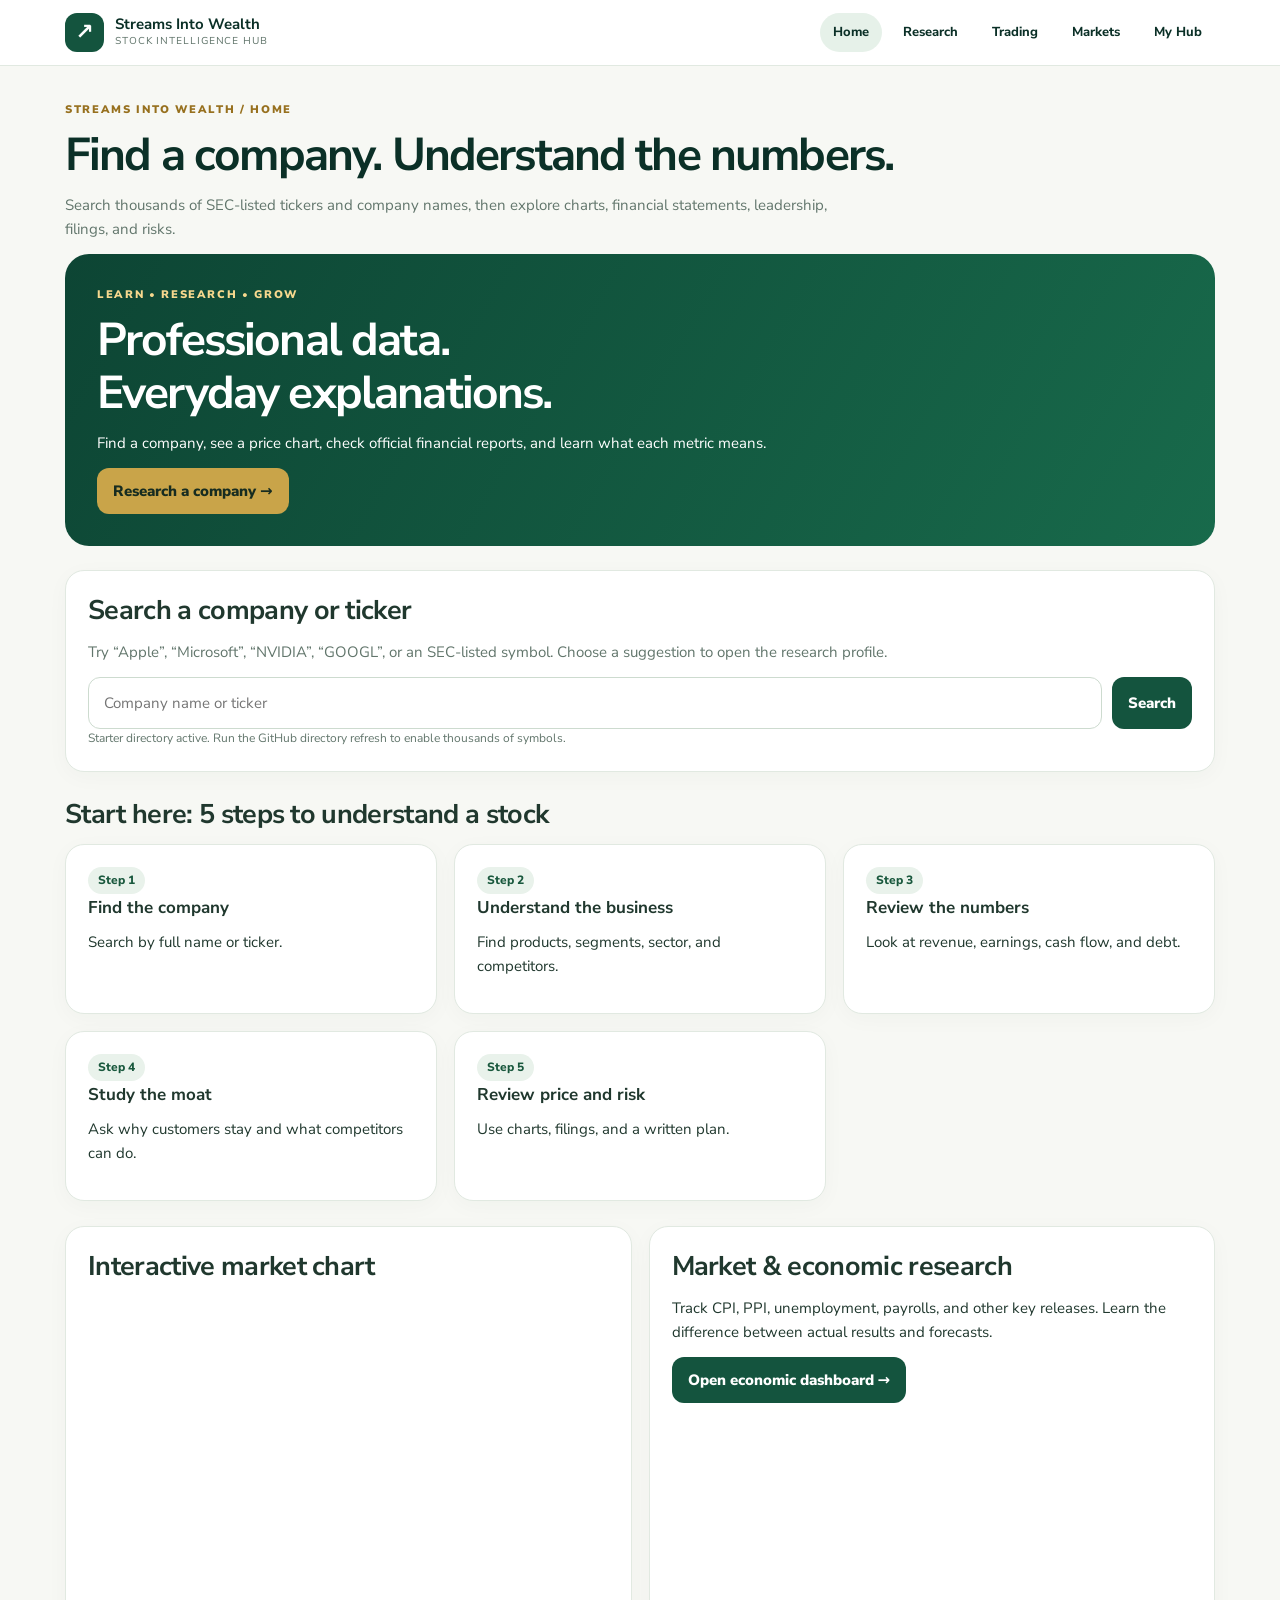
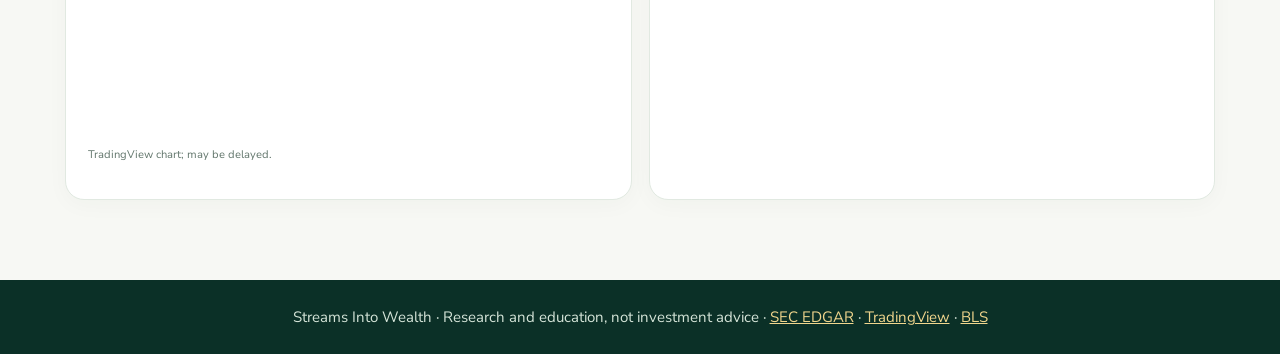
<file: index.html>
<!doctype html><html lang="en"><head><meta charset="utf-8"><meta name="viewport" content="width=device-width,initial-scale=1"><meta name="description" content="Streams Into Wealth: beginner-friendly stock and economic research"><title>Home | Streams Into Wealth</title><link rel="preconnect" href="https://fonts.googleapis.com"><link rel="preconnect" href="https://fonts.gstatic.com" crossorigin><link href="https://fonts.googleapis.com/css2?family=Nunito+Sans:wght@400;600;700;800;900&display=swap" rel="stylesheet"><link rel="stylesheet" href="assets/style.css"></head><body data-page="index"><header class="nav"><div class="navin"><a href="index.html" class="brand"><span class="brandmark">↗</span><span><b>Streams Into Wealth</b><small>STOCK INTELLIGENCE HUB</small></span></a><nav class="links"><a href="index.html" class="active">Home</a><a href="research.html" class="">Research</a><a href="trading.html" class="">Trading</a><a href="markets.html" class="">Markets</a><a href="hub.html" class="">My Hub</a></nav></div></header><main class="wrap"><div class="eyebrow">Streams Into Wealth / Home</div><h1>Find a company. Understand the numbers.</h1><p class="sub">Search thousands of SEC-listed tickers and company names, then explore charts, financial statements, leadership, filings, and risks.</p><div id="page"></div></main><footer class="foot">Streams Into Wealth · Research and education, not investment advice · <a href="https://www.sec.gov/edgar/search/">SEC EDGAR</a> · <a href="https://www.tradingview.com/">TradingView</a> · <a href="https://www.bls.gov/">BLS</a></footer><script type="module" src="https://widgets.tradingview-widget.com/w/en/tv-advanced-chart.js"></script><script src="assets/app.js" defer></script></body></html>
</file>
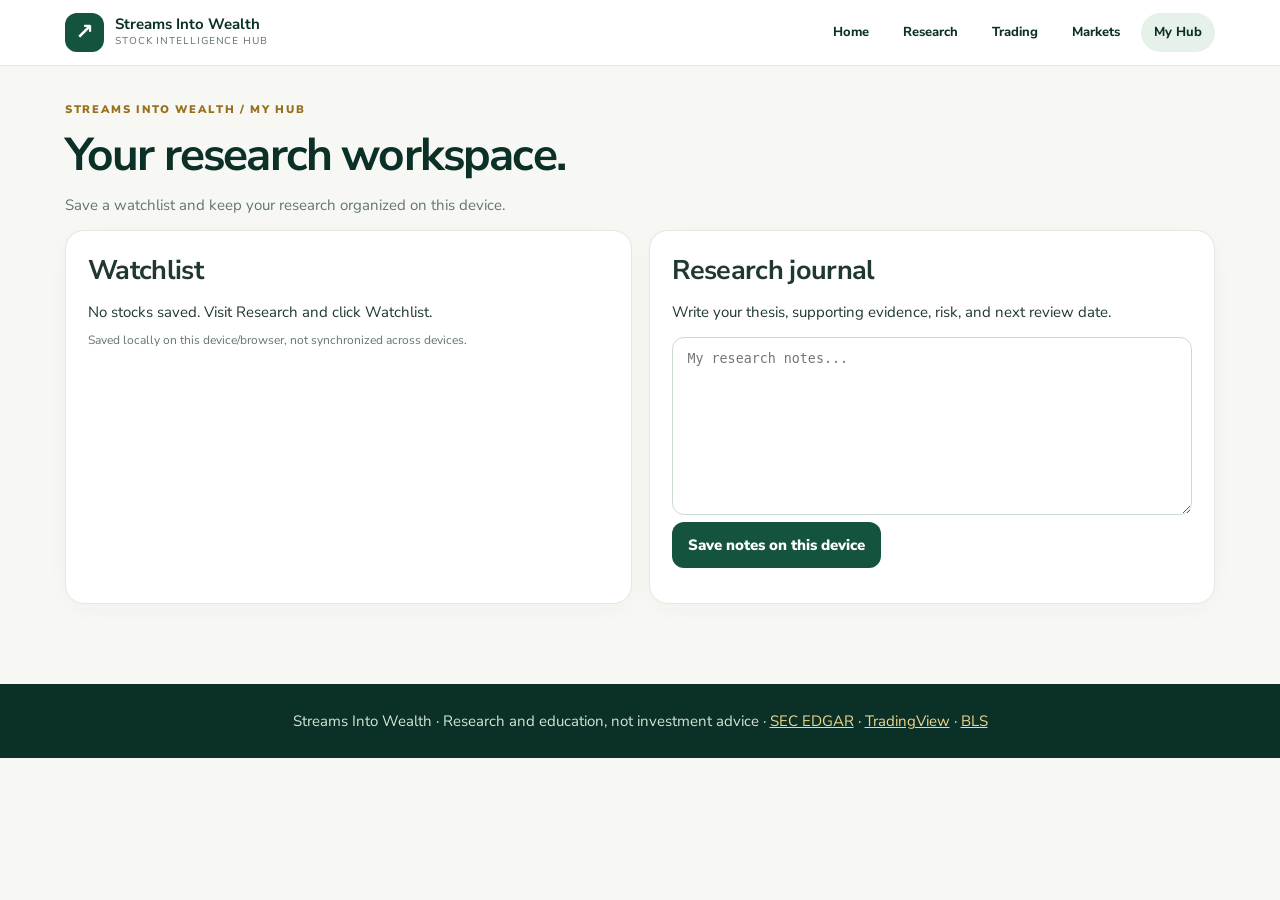
<file: hub.html>
<!doctype html><html lang="en"><head><meta charset="utf-8"><meta name="viewport" content="width=device-width,initial-scale=1"><meta name="description" content="Streams Into Wealth: beginner-friendly stock and economic research"><title>My Hub | Streams Into Wealth</title><link rel="preconnect" href="https://fonts.googleapis.com"><link rel="preconnect" href="https://fonts.gstatic.com" crossorigin><link href="https://fonts.googleapis.com/css2?family=Nunito+Sans:wght@400;600;700;800;900&display=swap" rel="stylesheet"><link rel="stylesheet" href="assets/style.css"></head><body data-page="hub"><header class="nav"><div class="navin"><a href="index.html" class="brand"><span class="brandmark">↗</span><span><b>Streams Into Wealth</b><small>STOCK INTELLIGENCE HUB</small></span></a><nav class="links"><a href="index.html" class="">Home</a><a href="research.html" class="">Research</a><a href="trading.html" class="">Trading</a><a href="markets.html" class="">Markets</a><a href="hub.html" class="active">My Hub</a></nav></div></header><main class="wrap"><div class="eyebrow">Streams Into Wealth / My Hub</div><h1>Your research workspace.</h1><p class="sub">Save a watchlist and keep your research organized on this device.</p><div id="page"></div></main><footer class="foot">Streams Into Wealth · Research and education, not investment advice · <a href="https://www.sec.gov/edgar/search/">SEC EDGAR</a> · <a href="https://www.tradingview.com/">TradingView</a> · <a href="https://www.bls.gov/">BLS</a></footer><script type="module" src="https://widgets.tradingview-widget.com/w/en/tv-advanced-chart.js"></script><script src="assets/app.js" defer></script></body></html>
</file>
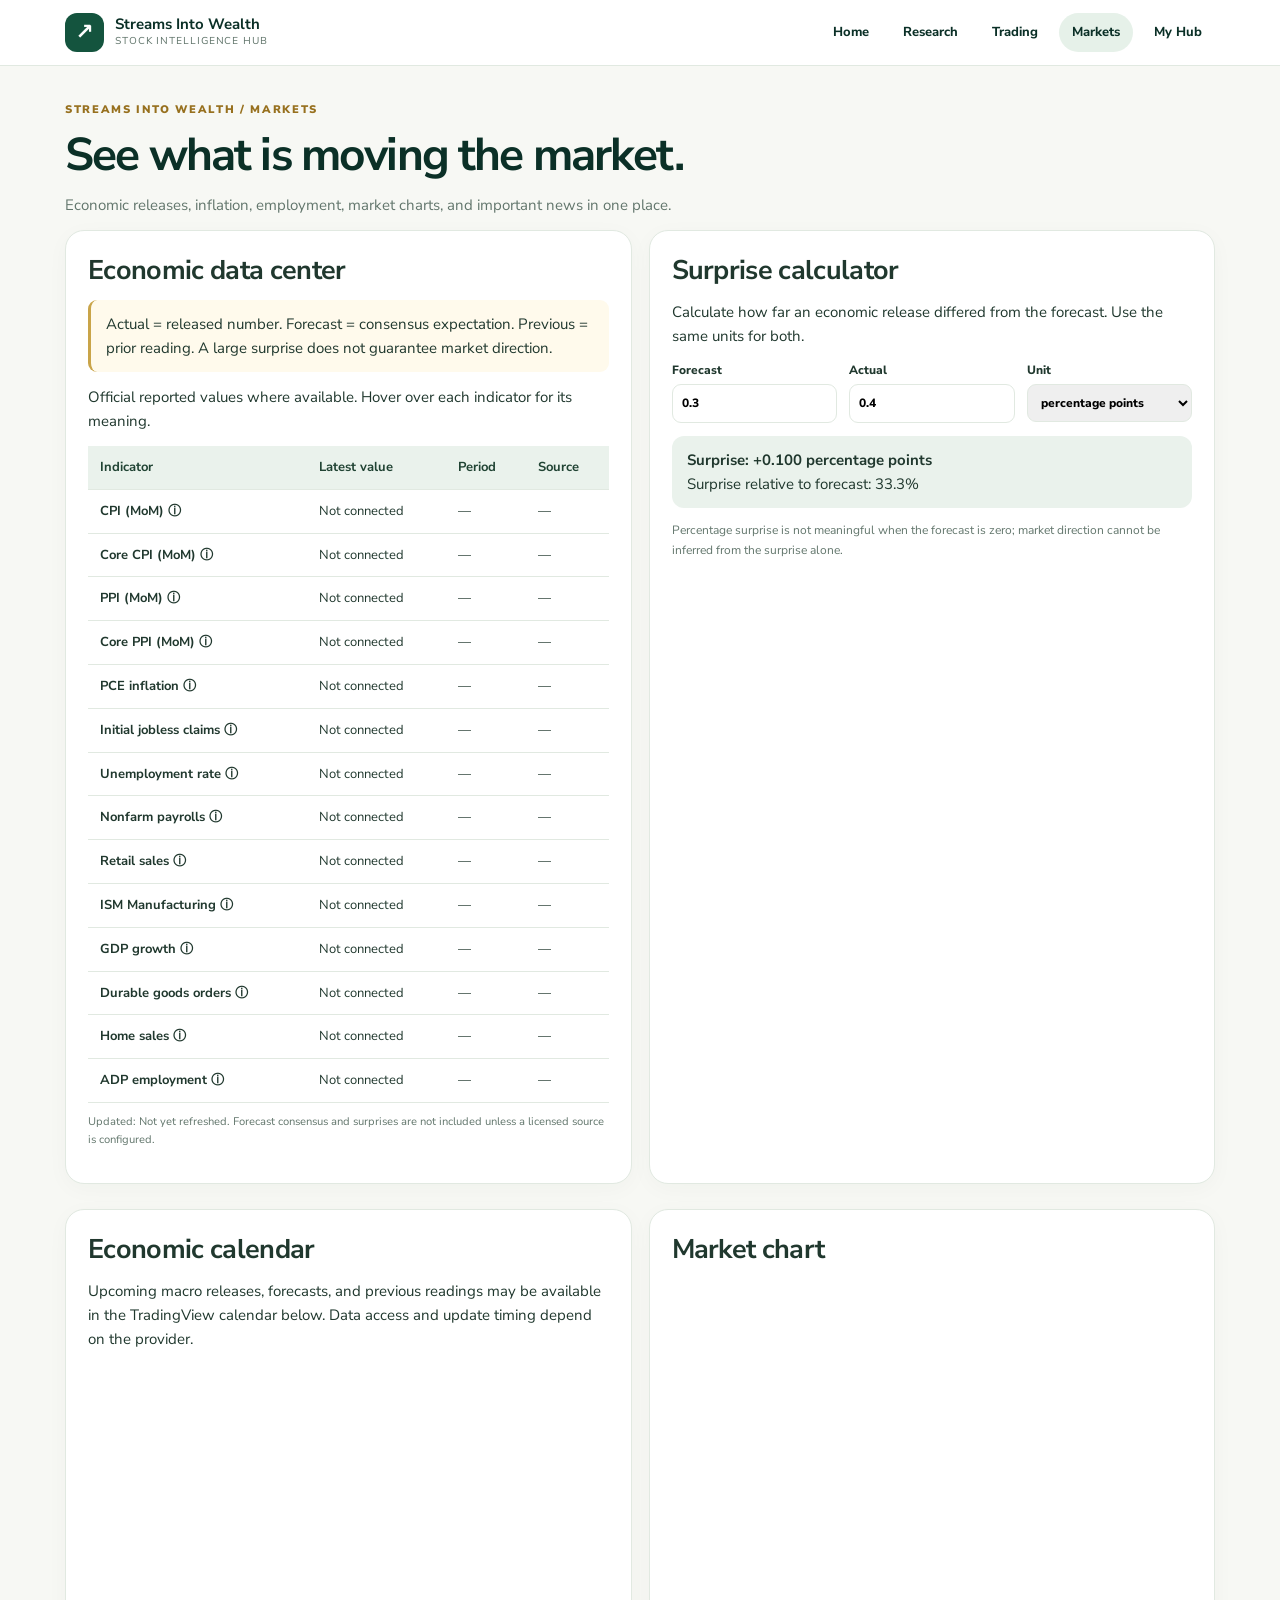
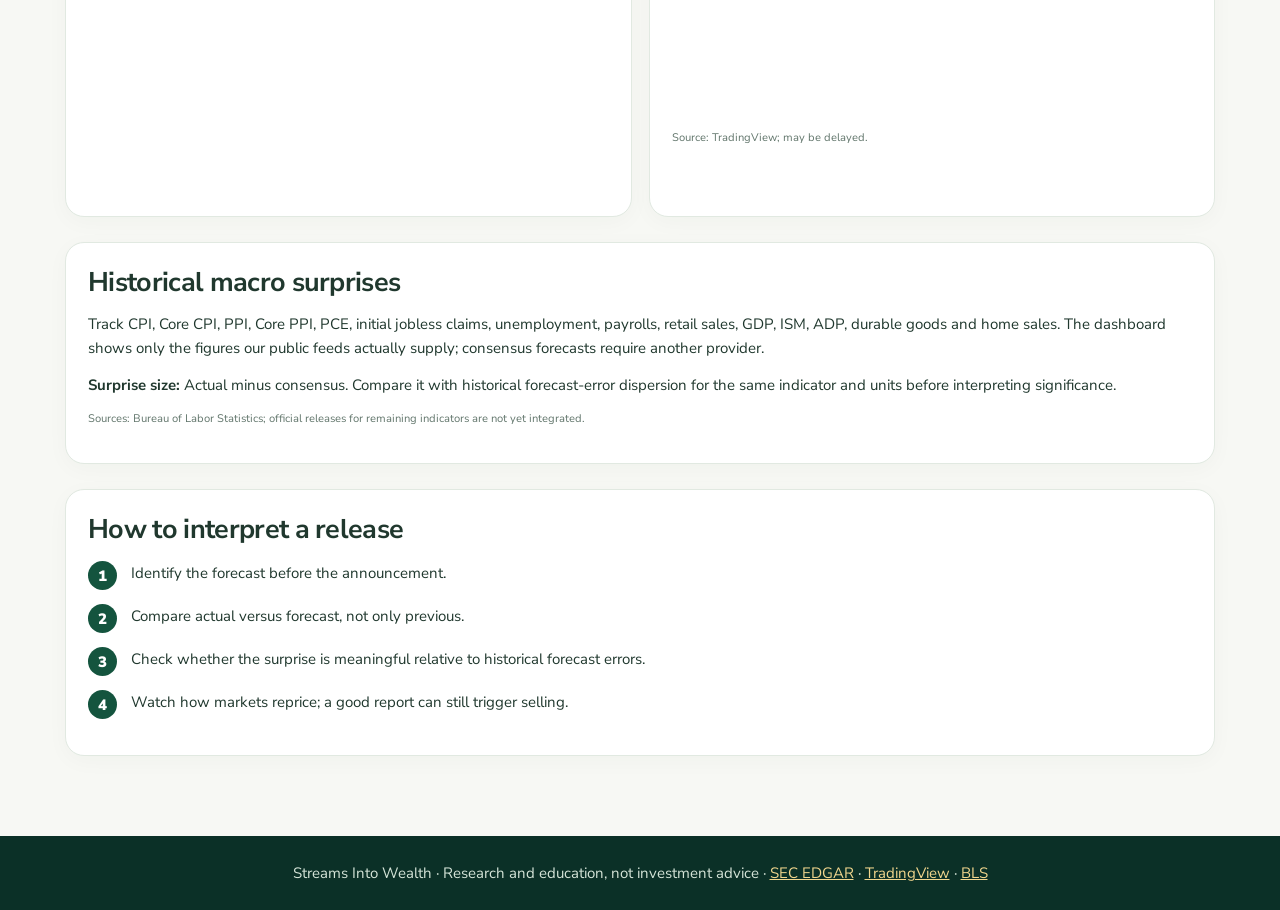
<file: markets.html>
<!doctype html><html lang="en"><head><meta charset="utf-8"><meta name="viewport" content="width=device-width,initial-scale=1"><meta name="description" content="Streams Into Wealth: beginner-friendly stock and economic research"><title>Markets | Streams Into Wealth</title><link rel="preconnect" href="https://fonts.googleapis.com"><link rel="preconnect" href="https://fonts.gstatic.com" crossorigin><link href="https://fonts.googleapis.com/css2?family=Nunito+Sans:wght@400;600;700;800;900&display=swap" rel="stylesheet"><link rel="stylesheet" href="assets/style.css"></head><body data-page="markets"><header class="nav"><div class="navin"><a href="index.html" class="brand"><span class="brandmark">↗</span><span><b>Streams Into Wealth</b><small>STOCK INTELLIGENCE HUB</small></span></a><nav class="links"><a href="index.html" class="">Home</a><a href="research.html" class="">Research</a><a href="trading.html" class="">Trading</a><a href="markets.html" class="active">Markets</a><a href="hub.html" class="">My Hub</a></nav></div></header><main class="wrap"><div class="eyebrow">Streams Into Wealth / Markets</div><h1>See what is moving the market.</h1><p class="sub">Economic releases, inflation, employment, market charts, and important news in one place.</p><div id="page"></div></main><footer class="foot">Streams Into Wealth · Research and education, not investment advice · <a href="https://www.sec.gov/edgar/search/">SEC EDGAR</a> · <a href="https://www.tradingview.com/">TradingView</a> · <a href="https://www.bls.gov/">BLS</a></footer><script type="module" src="https://widgets.tradingview-widget.com/w/en/tv-advanced-chart.js"></script><script src="assets/app.js" defer></script></body></html>
</file>
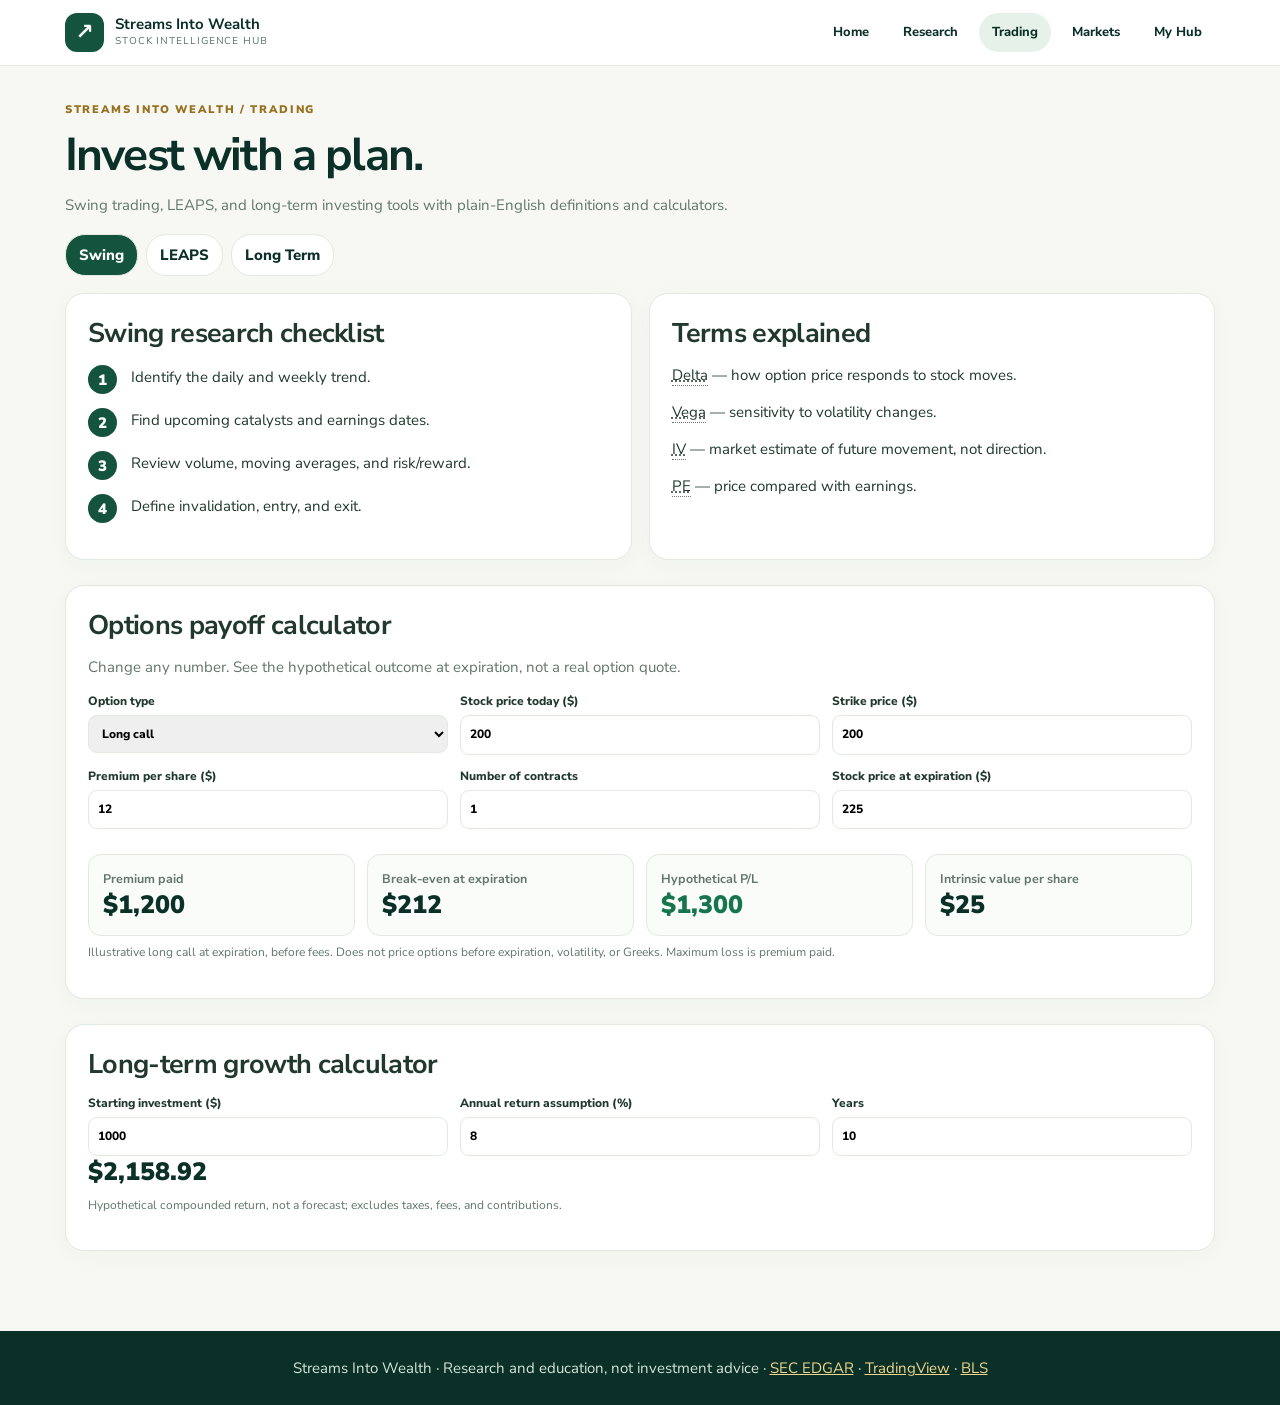
<file: trading.html>
<!doctype html><html lang="en"><head><meta charset="utf-8"><meta name="viewport" content="width=device-width,initial-scale=1"><meta name="description" content="Streams Into Wealth: beginner-friendly stock and economic research"><title>Trading | Streams Into Wealth</title><link rel="preconnect" href="https://fonts.googleapis.com"><link rel="preconnect" href="https://fonts.gstatic.com" crossorigin><link href="https://fonts.googleapis.com/css2?family=Nunito+Sans:wght@400;600;700;800;900&display=swap" rel="stylesheet"><link rel="stylesheet" href="assets/style.css"></head><body data-page="trading"><header class="nav"><div class="navin"><a href="index.html" class="brand"><span class="brandmark">↗</span><span><b>Streams Into Wealth</b><small>STOCK INTELLIGENCE HUB</small></span></a><nav class="links"><a href="index.html" class="">Home</a><a href="research.html" class="">Research</a><a href="trading.html" class="active">Trading</a><a href="markets.html" class="">Markets</a><a href="hub.html" class="">My Hub</a></nav></div></header><main class="wrap"><div class="eyebrow">Streams Into Wealth / Trading</div><h1>Invest with a plan.</h1><p class="sub">Swing trading, LEAPS, and long-term investing tools with plain-English definitions and calculators.</p><div id="page"></div></main><footer class="foot">Streams Into Wealth · Research and education, not investment advice · <a href="https://www.sec.gov/edgar/search/">SEC EDGAR</a> · <a href="https://www.tradingview.com/">TradingView</a> · <a href="https://www.bls.gov/">BLS</a></footer><script type="module" src="https://widgets.tradingview-widget.com/w/en/tv-advanced-chart.js"></script><script src="assets/app.js" defer></script></body></html>
</file>
<file: assets/style.css>
:root{--green:#14543e;--deep:#0b3027;--gold:#c9a449;--bg:#f7f8f4;--ink:#20382e;--muted:#62766c;--line:#e1e9e1;--white:#fff}
*{box-sizing:border-box}body{margin:0;background:var(--bg);color:var(--ink);font-family:Nunito Sans,Inter,system-ui,-apple-system,Segoe UI,sans-serif;font-size:15px;line-height:1.6}a{color:var(--green)}button,input,select{font:inherit}button{cursor:pointer}.nav{position:sticky;top:0;z-index:20;background:#ffffffed;border-bottom:1px solid var(--line);backdrop-filter:blur(12px)}.navin{max-width:1190px;margin:auto;padding:13px 20px;display:flex;align-items:center;justify-content:space-between;gap:20px}.brand{display:flex;gap:11px;align-items:center;text-decoration:none;color:var(--deep)}.brandmark{display:grid;place-items:center;width:39px;height:39px;background:var(--green);color:#fff;border-radius:12px;font-weight:900;font-size:22px}.brand b{display:block;line-height:1.15}.brand small{display:block;font-size:10px;letter-spacing:.09em;color:var(--muted)}.links{display:flex;gap:8px;flex-wrap:wrap}.links a{padding:9px 13px;border-radius:22px;text-decoration:none;font-weight:750;font-size:13px;color:var(--deep)}.links a.active,.links a:hover{background:#e6f1e9}.wrap{max-width:1190px;margin:0 auto;padding:35px 20px 80px}.eyebrow{font-size:11px;color:#97701e;font-weight:900;letter-spacing:.15em;text-transform:uppercase}h1{font-size:clamp(29px,4.4vw,46px);letter-spacing:-.04em;line-height:1.16;margin:9px 0 12px;color:var(--deep)}h2{font-size:clamp(21px,3vw,27px);letter-spacing:-.025em;line-height:1.3;margin:0 0 12px}h3{font-size:17px;margin:0 0 9px}p{margin:7px 0 13px}.sub{color:var(--muted);max-width:780px}.grid{display:grid;grid-template-columns:repeat(2,minmax(0,1fr));gap:17px}.grid.three{grid-template-columns:repeat(3,minmax(0,1fr))}.card{background:var(--white);border:1px solid var(--line);border-radius:19px;padding:22px;box-shadow:0 5px 22px #0c302708}.hero{background:linear-gradient(120deg,#0d4534,#186a4b);color:white;border-radius:24px;padding:32px;margin-bottom:24px}.hero h1,.hero p{color:white}.hero .eyebrow{color:#f6d88e}.button{display:inline-block;background:var(--green);color:white;border:0;border-radius:12px;padding:11px 16px;font-weight:850;text-decoration:none}.button.alt{background:#e9f2ea;color:var(--deep)}.button.gold{background:var(--gold);color:#172c20}.button:hover{filter:brightness(.95)}.field{width:100%;padding:13px 15px;border:1px solid #cddbcf;border-radius:12px;background:#fff;outline-color:var(--gold)}.searchline{display:flex;gap:10px}.searchline input{flex:1;min-width:0}.results{position:relative}.suggest{position:absolute;top:2px;left:0;right:0;z-index:10;background:#fff;border:1px solid var(--line);border-radius:12px;max-height:300px;overflow:auto;box-shadow:0 15px 32px #12342325}.suggest button{display:block;width:100%;text-align:left;padding:12px 14px;background:#fff;border:0;border-bottom:1px solid #eef2ed}.suggest button:hover{background:#eff6ef}.suggest small{color:var(--muted);display:block}.pill{display:inline-block;background:#e9f2eb;color:#19583d;border-radius:30px;padding:4px 10px;font-size:12px;font-weight:800}.muted{color:var(--muted)}.metric{font-size:25px;font-weight:900;color:var(--deep);line-height:1.3}.tiny{font-size:12px;color:var(--muted)}.statgrid{display:grid;grid-template-columns:repeat(4,minmax(0,1fr));gap:12px}.stat{padding:14px;border:1px solid var(--line);border-radius:13px;background:#fafcf9}.stat small{display:block;color:var(--muted);font-weight:700}.tabs{display:flex;flex-wrap:wrap;gap:8px;margin:17px 0}.tabs button{border:1px solid var(--line);background:#fff;color:var(--deep);border-radius:20px;padding:8px 13px;font-weight:800}.tabs button.active{background:var(--green);color:#fff}.hide{display:none!important}.chartbox{height:440px;border-radius:13px;overflow:hidden}.chartbox tv-advanced-chart{display:block;width:100%;height:100%}.tablewrap{overflow:auto}table{width:100%;border-collapse:collapse;font-size:13px}th,td{text-align:left;padding:11px 12px;border-bottom:1px solid var(--line)}th{background:#eaf2ec;color:#204333;white-space:nowrap}td.num{text-align:right;font-variant-numeric:tabular-nums}.steps{counter-reset:step}.step{display:flex;gap:14px;align-items:flex-start;margin:14px 0}.step:before{counter-increment:step;content:counter(step);background:var(--green);color:white;display:grid;place-items:center;width:29px;height:29px;flex-shrink:0;border-radius:50%;font-weight:900}.info{border-left:3px solid var(--gold);background:#fffaec;padding:12px 15px;border-radius:9px}.toolbar{display:flex;gap:9px;flex-wrap:wrap;align-items:center;margin:12px 0}.toolbar label{font-weight:800}.toolbar select{padding:9px;border-radius:9px;border:1px solid var(--line)}.section{margin-top:25px}.foot{background:var(--deep);color:#d5e4d8;padding:25px;text-align:center}.foot a{color:#f1d68d}.labelhelp{border-bottom:1px dotted #777;cursor:help}.empty{padding:20px;background:#f2f5f1;border-radius:12px;color:var(--muted)}.ticker{display:flex;gap:14px;align-items:baseline;flex-wrap:wrap}.ticker strong{font-size:24px}.twocol{display:grid;grid-template-columns:1.2fr 1fr;gap:17px}.row{display:flex;justify-content:space-between;gap:10px;align-items:center}.source{font-size:11px;color:var(--muted);margin-top:10px}.bad{color:#a83e34}.good{color:#16754d}.formgrid{display:grid;grid-template-columns:repeat(3,1fr);gap:12px}.formgrid label{font-size:12px;font-weight:800}.formgrid input,.formgrid select{margin-top:4px;width:100%;padding:9px;border:1px solid var(--line);border-radius:9px}.banner{background:#eaf2ec;border-radius:12px;padding:12px 15px;margin:13px 0}.newslist article{padding:12px 0;border-bottom:1px solid var(--line)}.newslist article a{font-weight:800;text-decoration:none}.newslist small{display:block;color:var(--muted)}@media(max-width:780px){.navin{align-items:flex-start;flex-direction:column;gap:9px}.links{width:100%;overflow-x:auto;flex-wrap:nowrap}.links a{white-space:nowrap;font-size:12px;padding:7px 10px}.wrap{padding:24px 14px 65px}.card{padding:16px}.grid,.grid.three,.twocol{grid-template-columns:1fr}.statgrid{grid-template-columns:repeat(2,1fr)}.hero{padding:23px}.chartbox{height:360px}.formgrid{grid-template-columns:1fr 1fr}.searchline{flex-direction:column}}
</file>
